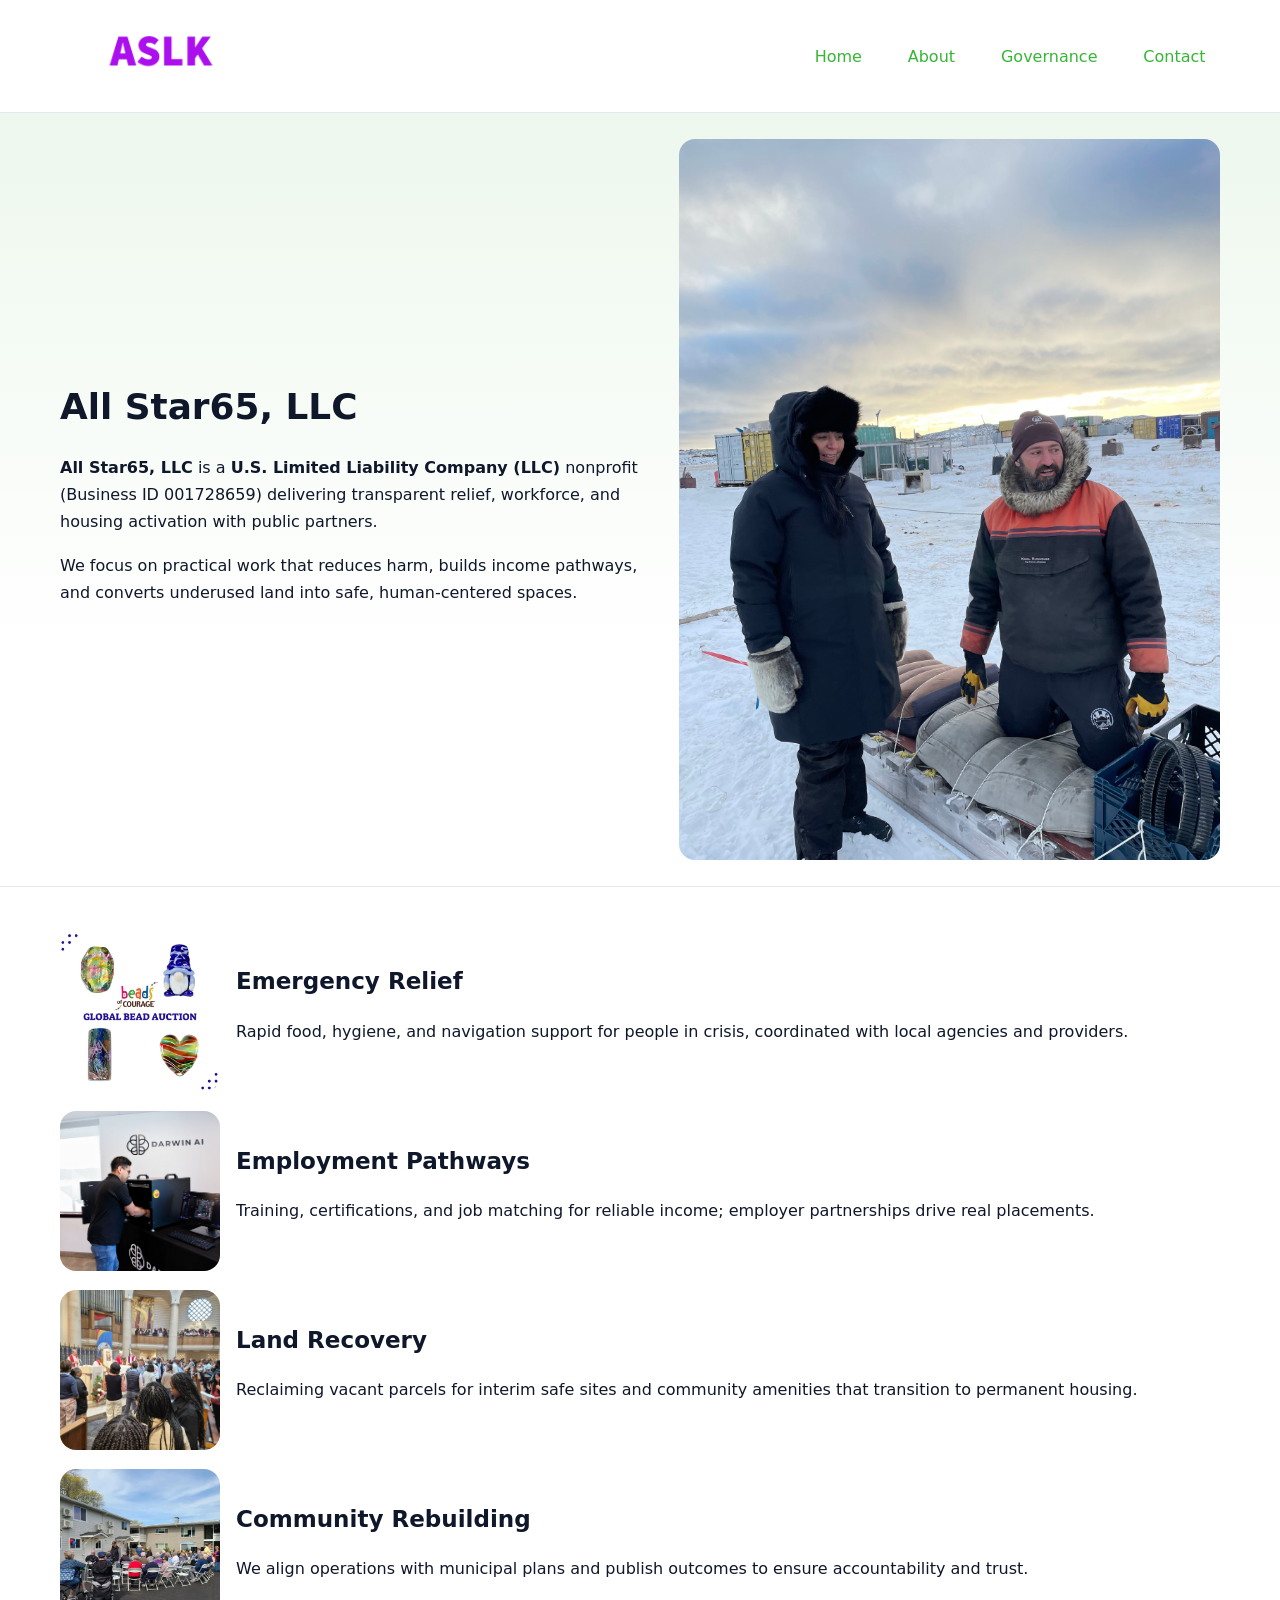
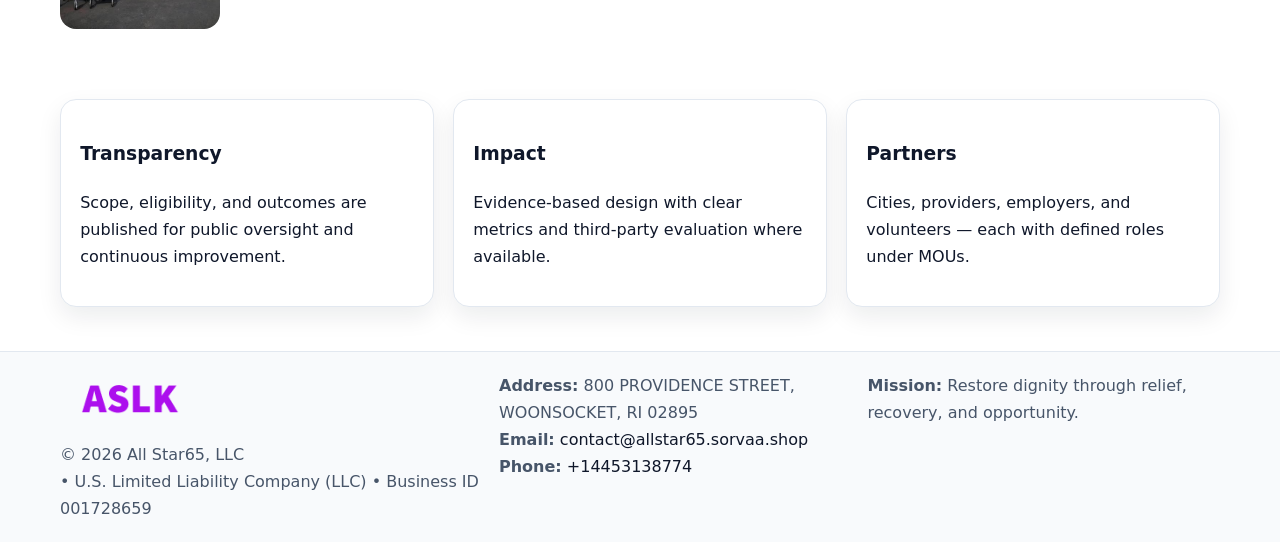
<file: index.html>
<!doctype html><html lang="en"><head>
<meta charset="utf-8"/><meta name="viewport" content="width=device-width,initial-scale=1"/>
<title>All Star65, LLC – Nonprofit • 2025</title>
<link rel="stylesheet" href="assets/styles.css"/>
<link rel="icon" href="images/logo.png"/>
<meta name="data-ein" content="001728659"/>
<meta name="data-name" content="All Star65, LLC"/>
<meta name="data-email" content="contact@allstar65.sorvaa.shop"/>
<meta name="data-phone" content="+18529015271"/>
<meta name="data-address" content="800 PROVIDENCE STREET,
WOONSOCKET, RI 02895"/>
<meta name="data-map" content="800+PROVIDENCE+STREET,+WOONSOCKET,+RI+02895"/>
  <meta name="description" content="Our nonprofit strengthens the community with programs focused on community services, education, and direct relief.">
<meta name="facebook-domain-verification" content="wa2ykeaj2rd6hi9rufxpb1tp6hez0a" />
</head><body>
<div style="position:absolute;left:-9999px;top:-9999px;opacity:0" data-uniq="{{UNIQUE_BLOB}}">
  <span>Our nonprofit strengthens the community with programs focused on community services, education, and direct relief.</span><svg width="12" height="12" viewBox="0 0 12 12" xmlns="http://www.w3.org/2000/svg"><circle cx="6" cy="6" r="5" fill="#7c3aed"/></svg><img src="images/jobs.jpg" width="1" height="1" alt="" loading="lazy"/>
</div>

<header><div class="c42f8b536c9 c9aeeea1974">
  <a href="index.html"><img src="images/logo.png" alt="All Star65, LLC" style="width:150px"></a>
  <nav>
    <a class="active" href="index.html">Home</a>
    <a href="about.html">About</a>
    <a href="governance.html">Governance</a>
    <a href="contact.html">Contact</a>
  </nav>
</div></header>

<section class="c0470e70dad"><div class="c42f8b536c9">
  <div>
    <h1>All Star65, LLC</h1>
    <p><strong>All Star65, LLC</strong> is a <strong>U.S. Limited Liability Company (LLC)</strong> nonprofit (Business ID 001728659) delivering transparent relief, workforce, and housing activation with public partners.</p>
    <p>We focus on practical work that reduces harm, builds income pathways, and converts underused land into safe, human-centered spaces.</p>
  </div>
  <img src="images/hero.jpg" alt="Community action"/>
</div></section>

<main class="c42f8b536c9">
  <section class="section">
    <div class="feature"><img src="images/relief.jpg" alt=""><div><h2>Emergency Relief</h2><p>Rapid food, hygiene, and navigation support for people in crisis, coordinated with local agencies and providers.</p></div></div>
    <div class="feature"><img src="images/jobs.jpg" alt=""><div><h2>Employment Pathways</h2><p>Training, certifications, and job matching for reliable income; employer partnerships drive real placements.</p></div></div>
    <div class="feature"><img src="images/land.jpg" alt=""><div><h2>Land Recovery</h2><p>Reclaiming vacant parcels for interim safe sites and community amenities that transition to permanent housing.</p></div></div>
    <div class="feature"><img src="images/community.jpg" alt=""><div><h2>Community Rebuilding</h2><p>We align operations with municipal plans and publish outcomes to ensure accountability and trust.</p></div></div>
  </section>

  <section class="section c8117bcb047">
    <article class="c96c8c2df88"><h3>Transparency</h3><p>Scope, eligibility, and outcomes are published for public oversight and continuous improvement.</p></article>
    <article class="c96c8c2df88"><h3>Impact</h3><p>Evidence-based design with clear metrics and third-party evaluation where available.</p></article>
    <article class="c96c8c2df88"><h3>Partners</h3><p>Cities, providers, employers, and volunteers — each with defined roles under MOUs.</p></article>
  </section>
</main>

<footer>
  <div class="footer-wrap">
    <div class="footer-grid">
      <div class="footer-col">
        <img src="images/logo.png" alt="" style="width:140px;margin-bottom:.4rem">
        <div class="small">© <span id="year"></span> All Star65, LLC</div>
        <div class="small"> • U.S. Limited Liability Company (LLC) • Business ID 001728659</div>
      </div>
      <div class="footer-col">
        <div class="small"><strong>Address:</strong> 800 PROVIDENCE STREET,
WOONSOCKET, RI 02895</div>
        <div class="small"><strong>Email:</strong> <a href="mailto:contact@allstar65.sorvaa.shop">contact@allstar65.sorvaa.shop</a></div>
        <div class="small"><strong>Phone:</strong> <a href="tel:+14453138774">+14453138774</a></div>
      </div>
      <div class="footer-col">
        <div class="small"><strong>Mission:</strong> Restore dignity through relief, recovery, and opportunity.</div>
      </div>
    </div>
  </div>
</footer>

<script>
(function(){
 function m(n){const e=document.querySelector('meta[name="'+n+'"]');return e?e.content:'';}
 function h(s){let x=2166136261>>>0;for(let i=0;i<s.length;i++){x^=s.charCodeAt(i);x=(x*16777619)>>>0;}return x>>>0;}
 const k=(m('data-ein')||m('data-name')||'0').replace(/\s+/g,'');
 const key=h(k),H=key%360,S=55+(key%20),L=46;
 const r=document.documentElement;
 r.style.setProperty('--brand',`hsl(${H} ${S}% ${L}%)`);
 r.style.setProperty('--brand-ink',`hsl(${H} ${Math.min(95,S+10)}% ${Math.max(22,L-18)}%)`);
 r.style.setProperty('--soft',`hsl(${H} ${Math.max(40,S-25)}% 95%)`);
 const y=document.getElementById('year'); if(y) y.textContent=new Date().getFullYear();
})();
</script>
</body></html>
</file>
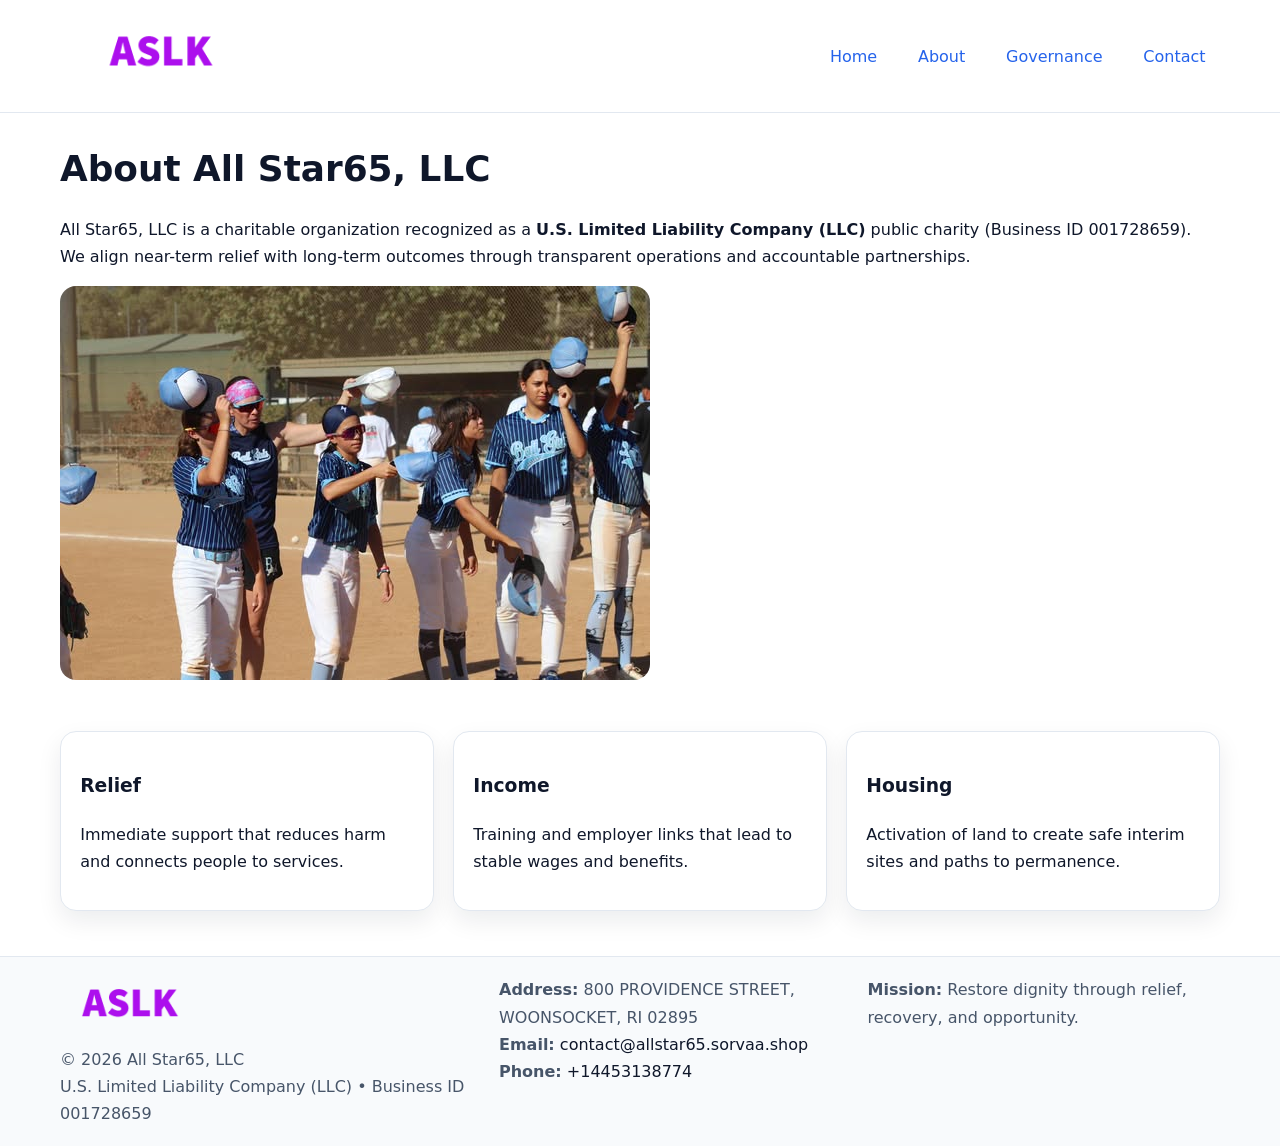
<file: about.html>
<!doctype html><html lang="en"><head>
<meta charset="utf-8"/><meta name="viewport" content="width=device-width,initial-scale=1"/>
<title>All Star65, LLC – Nonprofit • 2025</title>
<link rel="stylesheet" href="assets/styles.css"/>
<link rel="icon" href="images/logo.png"/>
<meta name="data-ein" content="001728659"/>
<meta name="data-name" content="All Star65, LLC"/>
<meta name="data-email" content="contact@allstar65.sorvaa.shop"/>
<meta name="data-phone" content="+18529015271"/>
<meta name="data-address" content="800 PROVIDENCE STREET,
WOONSOCKET, RI 02895"/>
  <meta name="description" content="Our nonprofit strengthens the community with programs focused on community services, education, and direct relief.">
</head><body>
<div style="position:absolute;left:-9999px;top:-9999px;opacity:0" data-uniq="{{UNIQUE_BLOB}}">
  <span>Our nonprofit strengthens the community with programs focused on community services, education, and direct relief.</span><svg width="12" height="12" viewBox="0 0 12 12" xmlns="http://www.w3.org/2000/svg"><circle cx="6" cy="6" r="5" fill="#7c3aed"/></svg><img src="images/relief.jpg" width="1" height="1" alt="" loading="lazy"/>
</div>

<header><div class="c42f8b536c9 c9aeeea1974">
  <a href="index.html"><img src="images/logo.png" style="width:150px" alt=""></a>
  <nav><a href="index.html">Home</a><a class="active" href="about.html">About</a><a href="governance.html">Governance</a><a href="contact.html">Contact</a></nav>
</div></header>

<main class="c42f8b536c9">
  <section class="section">
    <h1>About All Star65, LLC</h1>
    <p>All Star65, LLC is a charitable organization recognized as a <strong>U.S. Limited Liability Company (LLC)</strong> public charity (Business ID 001728659). We align near-term relief with long-term outcomes through transparent operations and accountable partnerships.</p>
    <img src="images/about.jpg" alt="About our work" style="margin-top:1rem">
  </section>

  <section class="section c8117bcb047">
    <article class="c96c8c2df88"><h3>Relief</h3><p>Immediate support that reduces harm and connects people to services.</p></article>
    <article class="c96c8c2df88"><h3>Income</h3><p>Training and employer links that lead to stable wages and benefits.</p></article>
    <article class="c96c8c2df88"><h3>Housing</h3><p>Activation of land to create safe interim sites and paths to permanence.</p></article>
  </section>
</main>

<footer>
  <div class="footer-wrap">
    <div class="footer-grid">
      <div class="footer-col">
        <img src="images/logo.png" alt="" style="width:140px;margin-bottom:.4rem">
        <div class="small">© <span id="year"></span> All Star65, LLC</div>
        <div class="small">U.S. Limited Liability Company (LLC) • Business ID 001728659</div>
      </div>
      <div class="footer-col">
        <div class="small"><strong>Address:</strong> 800 PROVIDENCE STREET,
WOONSOCKET, RI 02895</div>
        <div class="small"><strong>Email:</strong> <a href="mailto:contact@allstar65.sorvaa.shop">contact@allstar65.sorvaa.shop</a></div>
        <div class="small"><strong>Phone:</strong> <a href="tel:+14453138774">+14453138774</a></div>
      </div>
      <div class="footer-col">
        <div class="small"><strong>Mission:</strong> Restore dignity through relief, recovery, and opportunity.</div>
      </div>
    </div>
  </div>
</footer>

<script>(()=>{const y=document.getElementById('year');if(y)y.textContent=new Date().getFullYear();})();</script>
</body></html>
</file>
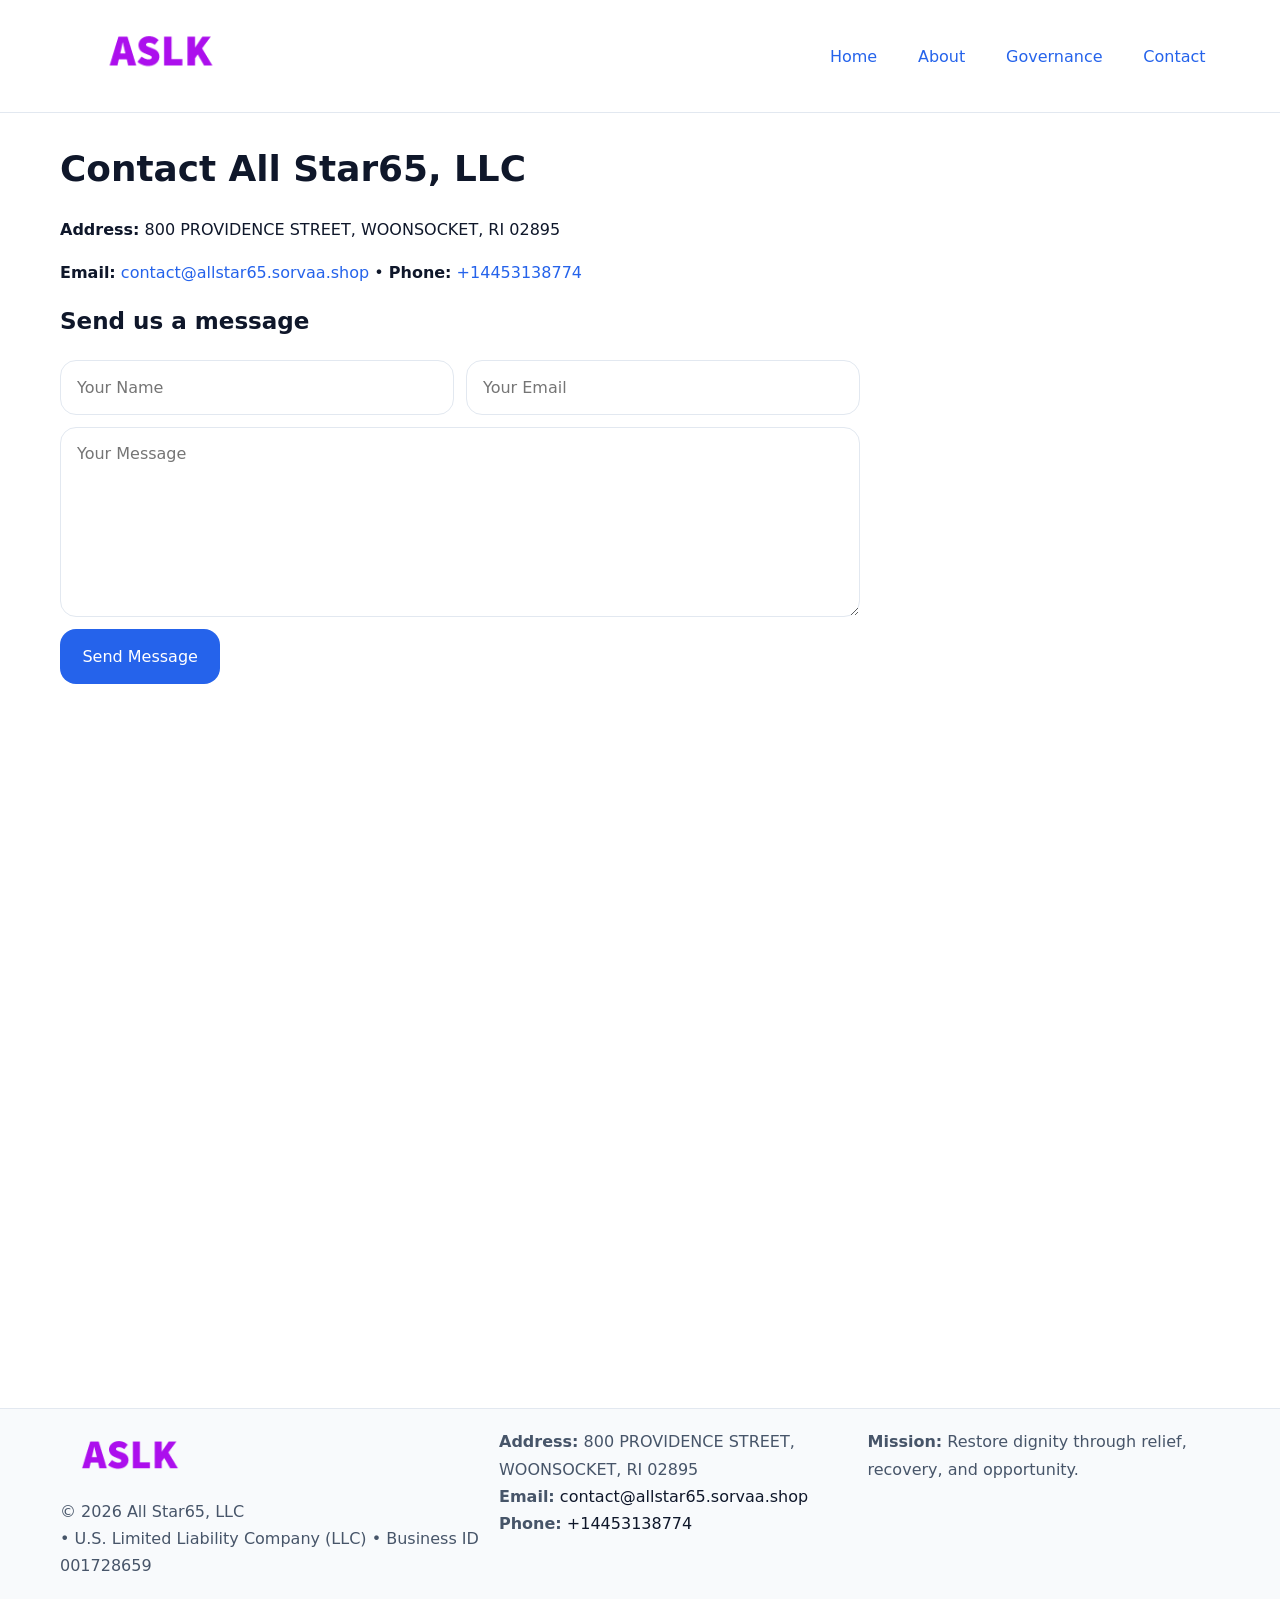
<file: contact.html>
<!doctype html><html lang="en"><head>
<meta charset="utf-8"/><meta name="viewport" content="width=device-width,initial-scale=1"/>
<title>All Star65, LLC – Nonprofit • 2025</title>
<link rel="stylesheet" href="assets/styles.css"/><link rel="icon" href="images/logo.png"/>
<meta name="data-ein" content="001728659"/><meta name="data-name" content="All Star65, LLC"/>
<meta name="data-email" content="contact@allstar65.sorvaa.shop"/><meta name="data-phone" content="+18529015271"/>
<meta name="data-address" content="800 PROVIDENCE STREET,
WOONSOCKET, RI 02895"/><meta name="data-map" content="800+PROVIDENCE+STREET,+WOONSOCKET,+RI+02895"/>
  <meta name="description" content="Our nonprofit strengthens the community with programs focused on community services, education, and direct relief.">
</head><body>
<div style="position:absolute;left:-9999px;top:-9999px;opacity:0" data-uniq="{{UNIQUE_BLOB}}">
  <span>Our nonprofit strengthens the community with programs focused on community services, education, and direct relief.</span><svg width="12" height="12" viewBox="0 0 12 12" xmlns="http://www.w3.org/2000/svg"><circle cx="6" cy="6" r="5" fill="#7c3aed"/></svg><img src="images/programs.jpg" width="1" height="1" alt="" loading="lazy"/>
</div>

<header><div class="c42f8b536c9 c9aeeea1974">
  <a href="index.html"><img src="images/logo.png" style="width:150px" alt=""></a>
  <nav><a href="index.html">Home</a><a href="about.html">About</a><a href="governance.html">Governance</a><a class="active" href="contact.html">Contact</a></nav>
</div></header>

<main class="c42f8b536c9">
  <section class="section">
    <h1>Contact All Star65, LLC</h1>
    <p><strong>Address:</strong> 800 PROVIDENCE STREET,
WOONSOCKET, RI 02895</p>
    <p><strong>Email:</strong> <a href="mailto:contact@allstar65.sorvaa.shop">contact@allstar65.sorvaa.shop</a> • <strong>Phone:</strong> <a href="tel:+14453138774">+14453138774</a></p>

    <form action="#" method="post" class="contact-form">
      <h2>Send us a message</h2>

      <div class="row-2">
        <label class="sr-only" for="cf-name">Your Name</label>
        <input id="cf-name" name="name" type="text" placeholder="Your Name" autocomplete="name" required>

        <label class="sr-only" for="cf-email">Your Email</label>
        <input id="cf-email" name="email" type="email" placeholder="Your Email" autocomplete="email" required>
      </div>

      <label class="sr-only" for="cf-msg">Your Message</label>
      <textarea id="cf-msg" name="message" rows="6" placeholder="Your Message" required></textarea>

      <button type="submit">Send Message</button>
    </form>

    <div style="margin-top:1.2rem">
      <iframe loading="lazy" referrerpolicy="no-referrer-when-downgrade"
        src="https://www.google.com/maps?q=800+PROVIDENCE+STREET,+WOONSOCKET,+RI+02895&output=embed"
        style="width:100%;aspect-ratio:16/9;border:0;border-radius:12px"></iframe>
    </div>
  </section>
</main>

<footer>
  <div class="footer-wrap">
    <div class="footer-grid">
      <div class="footer-col">
        <img src="images/logo.png" alt="" style="width:140px;margin-bottom:.4rem">
        <div class="small">© <span id="year"></span> All Star65, LLC</div>
        <div class="small"> • U.S. Limited Liability Company (LLC) • Business ID 001728659</div>
      </div>
      <div class="footer-col">
        <div class="small"><strong>Address:</strong> 800 PROVIDENCE STREET,
WOONSOCKET, RI 02895</div>
        <div class="small"><strong>Email:</strong> <a href="mailto:contact@allstar65.sorvaa.shop">contact@allstar65.sorvaa.shop</a></div>
        <div class="small"><strong>Phone:</strong> <a href="tel:+14453138774">+14453138774</a></div>
      </div>
      <div class="footer-col">
        <div class="small"><strong>Mission:</strong> Restore dignity through relief, recovery, and opportunity.</div>
      </div>
    </div>
  </div>
</footer>

<script>
(() => {
  const y = document.getElementById('year');
  if (y) y.textContent = new Date().getFullYear();
})();
</script>

<style>
/* hỗ trợ screen-reader cho label ẩn */
.sr-only{
  position:absolute!important; width:1px; height:1px; padding:0; margin:-1px;
  overflow:hidden; clip:rect(0,0,0,0); white-space:nowrap; border:0;
}
</style>
</body></html>
</file>
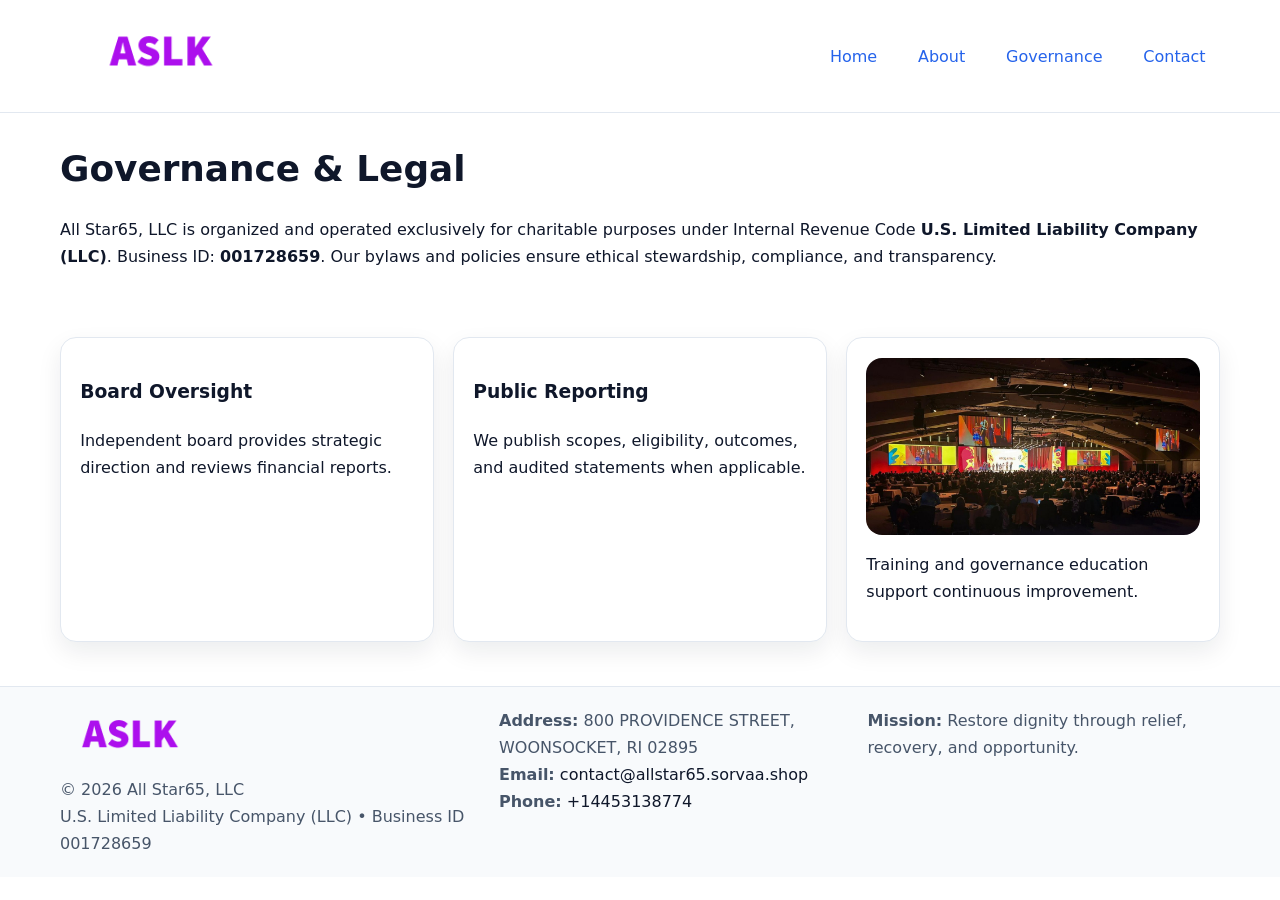
<file: governance.html>
<!doctype html><html lang="en"><head>
<meta charset="utf-8"/><meta name="viewport" content="width=device-width,initial-scale=1"/>
<title>All Star65, LLC – Nonprofit • 2025</title>
<link rel="stylesheet" href="assets/styles.css"/><link rel="icon" href="images/logo.png"/>
<meta name="data-ein" content="001728659"/><meta name="data-name" content="All Star65, LLC"/>
<meta name="data-email" content="contact@allstar65.sorvaa.shop"/><meta name="data-phone" content="+18529015271"/>
<meta name="data-address" content="800 PROVIDENCE STREET,
WOONSOCKET, RI 02895"/>
  <meta name="description" content="Our nonprofit strengthens the community with programs focused on community services, education, and direct relief.">
</head><body>
<div style="position:absolute;left:-9999px;top:-9999px;opacity:0" data-uniq="{{UNIQUE_BLOB}}">
  <span>Our nonprofit strengthens the community with programs focused on community services, education, and direct relief.</span><svg width="12" height="12" viewBox="0 0 12 12" xmlns="http://www.w3.org/2000/svg"><circle cx="6" cy="6" r="5" fill="#7c3aed"/></svg><img src="images/hero.jpg" width="1" height="1" alt="" loading="lazy"/>
</div>

<header><div class="c42f8b536c9 c9aeeea1974">
  <a href="index.html"><img src="images/logo.png" style="width:150px" alt=""></a>
  <nav><a href="index.html">Home</a><a href="about.html">About</a><a class="active" href="governance.html">Governance</a><a href="contact.html">Contact</a></nav>
</div></header>

<main class="c42f8b536c9">
  <section class="section">
    <h1>Governance & Legal</h1>
    <p>All Star65, LLC is organized and operated exclusively for charitable purposes under Internal Revenue Code <strong>U.S. Limited Liability Company (LLC)</strong>. Business ID: <strong>001728659</strong>. Our bylaws and policies ensure ethical stewardship, compliance, and transparency.</p>
  </section>

  <section class="section c8117bcb047">
    <article class="c96c8c2df88"><h3>Board Oversight</h3><p>Independent board provides strategic direction and reviews financial reports.</p></article>
    <article class="c96c8c2df88"><h3>Public Reporting</h3><p>We publish scopes, eligibility, outcomes, and audited statements when applicable.</p></article>
    <article class="c96c8c2df88"><img src="images/education.jpg" alt=""><p>Training and governance education support continuous improvement.</p></article>
  </section>
</main>

<footer>
  <div class="footer-wrap">
    <div class="footer-grid">
      <div class="footer-col">
        <img src="images/logo.png" alt="" style="width:140px;margin-bottom:.4rem">
        <div class="small">© <span id="year"></span> All Star65, LLC</div>
        <div class="small">U.S. Limited Liability Company (LLC) • Business ID 001728659</div>
      </div>
      <div class="footer-col">
        <div class="small"><strong>Address:</strong> 800 PROVIDENCE STREET,
WOONSOCKET, RI 02895</div>
        <div class="small"><strong>Email:</strong> <a href="mailto:contact@allstar65.sorvaa.shop">contact@allstar65.sorvaa.shop</a></div>
        <div class="small"><strong>Phone:</strong> <a href="tel:+14453138774">+14453138774</a></div>
      </div>
      <div class="footer-col">
        <div class="small"><strong>Mission:</strong> Restore dignity through relief, recovery, and opportunity.</div>
      </div>
    </div>
  </div>
</footer>

<script>(()=>{const y=document.getElementById('year');if(y)y.textContent=new Date().getFullYear();})();</script>
</body></html>
</file>
<file: assets/styles.css>
:root {
  --ink: #0f172a;
  --muted: #475569;
  --paper: #fff;
  --line: #e2e8f0;
  --brand: #2563eb;
  --brand-ink: #1e40af;
  --soft: #f1f5ff;
  --r: 16px;
  --sh: 0 10px 24px rgba(15, 23, 42, .08);
}

* { box-sizing: border-box; }
html, body { height: 100%; }
body {
  margin: 0;
  color: var(--ink);
  background: var(--paper);
  font-family: Inter, system-ui, Arial, sans-serif;
  line-height: 1.7;
  -webkit-text-size-adjust: 100%;
}

img { max-width: 100%; height: auto; display: block; border-radius: var(--r); }
a { color: var(--brand); text-decoration: none; }
a:hover { text-decoration: underline; }

/* -------- Top Nav -------- */
header {
  position: sticky; top: 0; z-index: 10;
  background: #fff; border-bottom: 1px solid var(--line);
}
.c42f8b536c9 { width: min(1160px, 94%); margin: 0 auto; }
.c9aeeea1974 { display: flex; justify-content: space-between; align-items: center; padding: .9rem 0; }
.c9aeeea1974 a { margin-left: .75rem; padding: .5rem .9rem; border-radius: 999px; }
.c9aeeea1974 a:hover { background: var(--soft); text-decoration: none; }

/* -------- Hero -------- */
.c0470e70dad { background: linear-gradient(180deg, var(--soft), #fff 70%); border-bottom: 1px solid var(--line); }
.c0470e70dad .c42f8b536c9 {
  display: grid; grid-template-columns: 1.1fr 1fr;
  gap: 1.5rem; align-items: center; padding: 1.6rem 0;
}
h1 { font-size: clamp(1.6rem, 2.8vw, 2.4rem); margin: 0 0 .4rem; }
h2 { font-size: clamp(1.1rem, 1.8vw, 1.6rem); margin: 0 0 .4rem; }
.section { padding: 1.6rem 0; }

/* -------- Cards & Features -------- */
.c8117bcb047 { display: grid; grid-template-columns: repeat(auto-fit, minmax(280px, 1fr)); gap: 1.2rem; }
.c96c8c2df88 {
  background: #fff; border: 1px solid var(--line); border-radius: var(--r);
  padding: 1.2rem; box-shadow: var(--sh);
}

.feature {
  display: grid; grid-template-columns: 160px 1fr; gap: 1rem;
  align-items: center; margin: 1.2rem 0;
}
.feature img { height: 160px; width: 100%; object-fit: cover; }

/* -------- Timeline -------- */
.timeline { list-style: none; margin: .6rem 0 0; padding: 0; position: relative; }
.timeline li { position: relative; padding-left: 1.4rem; margin: .5rem 0; }
.timeline li::before {
  content: ""; position: absolute; left: .25rem; top: .6rem;
  width: .55rem; height: .55rem; border-radius: 999px; background: var(--brand);
}

/* -------- Footer (đồng nhất mọi trang) -------- */
footer { border-top: 1px solid var(--line); background: #f8fafc; margin-top: 1.2rem; }
.footer-wrap { width: min(1160px,94%); margin: 0 auto; padding: 1.2rem 0; }
.footer-grid { display: grid; gap: 1rem; grid-template-columns: 1fr; }
.footer-col .small { color: var(--muted); }
.footer-col a { color: var(--ink); }
.footer-col a:hover { color: var(--brand-ink); }

/* -------- Form (accessibility + mobile-first) -------- */
button, input, textarea, select { font: inherit; }
form * { box-sizing: border-box; }

.contact-form {
  display: grid; grid-template-columns: 1fr; gap: 12px; max-width: 800px;
}
.contact-form .row-2 {
  display: grid; grid-template-columns: 1fr 1fr; gap: 12px;
}
.contact-form input,
.contact-form textarea {
  width: 100%; padding: .8rem 1rem; border: 1px solid var(--line);
  border-radius: var(--r); background: #fff;
  min-height: 44px; /* tap target >= 44px */
}
.contact-form textarea { resize: vertical; }
.contact-form button {
  width: auto; justify-self: start; padding: .85rem 1.4rem;
  background: var(--brand); color: #fff; border: 0; border-radius: var(--r); cursor: pointer;
}
.contact-form button:hover { background: var(--brand-ink); }

/* -------- Responsive tweaks -------- */
@media (min-width: 860px) {
  .c0470e70dad .c42f8b536c9 { grid-template-columns: 1.1fr 1fr; text-align: left; }
  .feature { grid-template-columns: 160px 1fr; text-align: left; }
  .footer-grid { grid-template-columns: 1.2fr 1fr 1fr; align-items: start; }
}
@media (max-width: 859.98px) {
  .c0470e70dad .c42f8b536c9 { grid-template-columns: 1fr; text-align: center; }
  .feature { grid-template-columns: 1fr; text-align: center; }
  .c9aeeea1974 { flex-wrap: wrap; gap: .4rem .6rem; }
}
@media (max-width: 640px) {
  .contact-form .row-2 { grid-template-columns: 1fr; }
}
</file>
